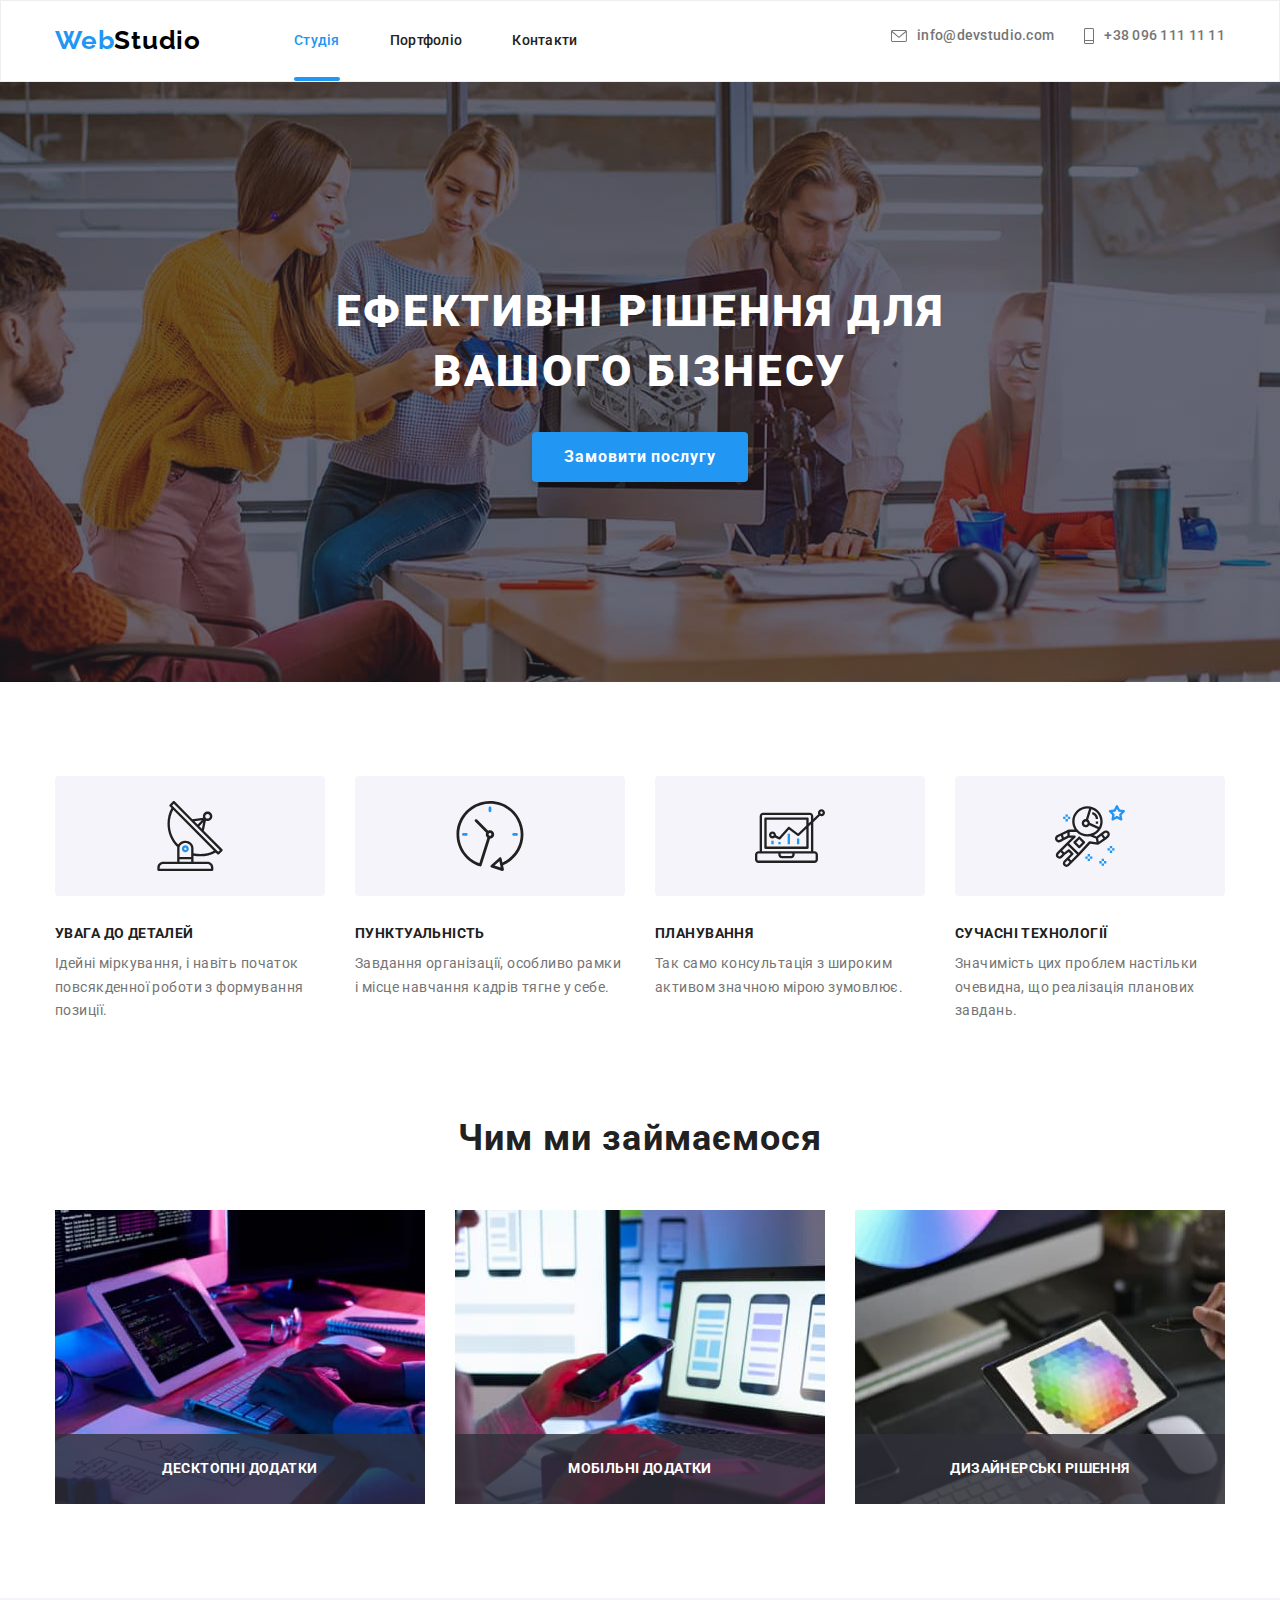
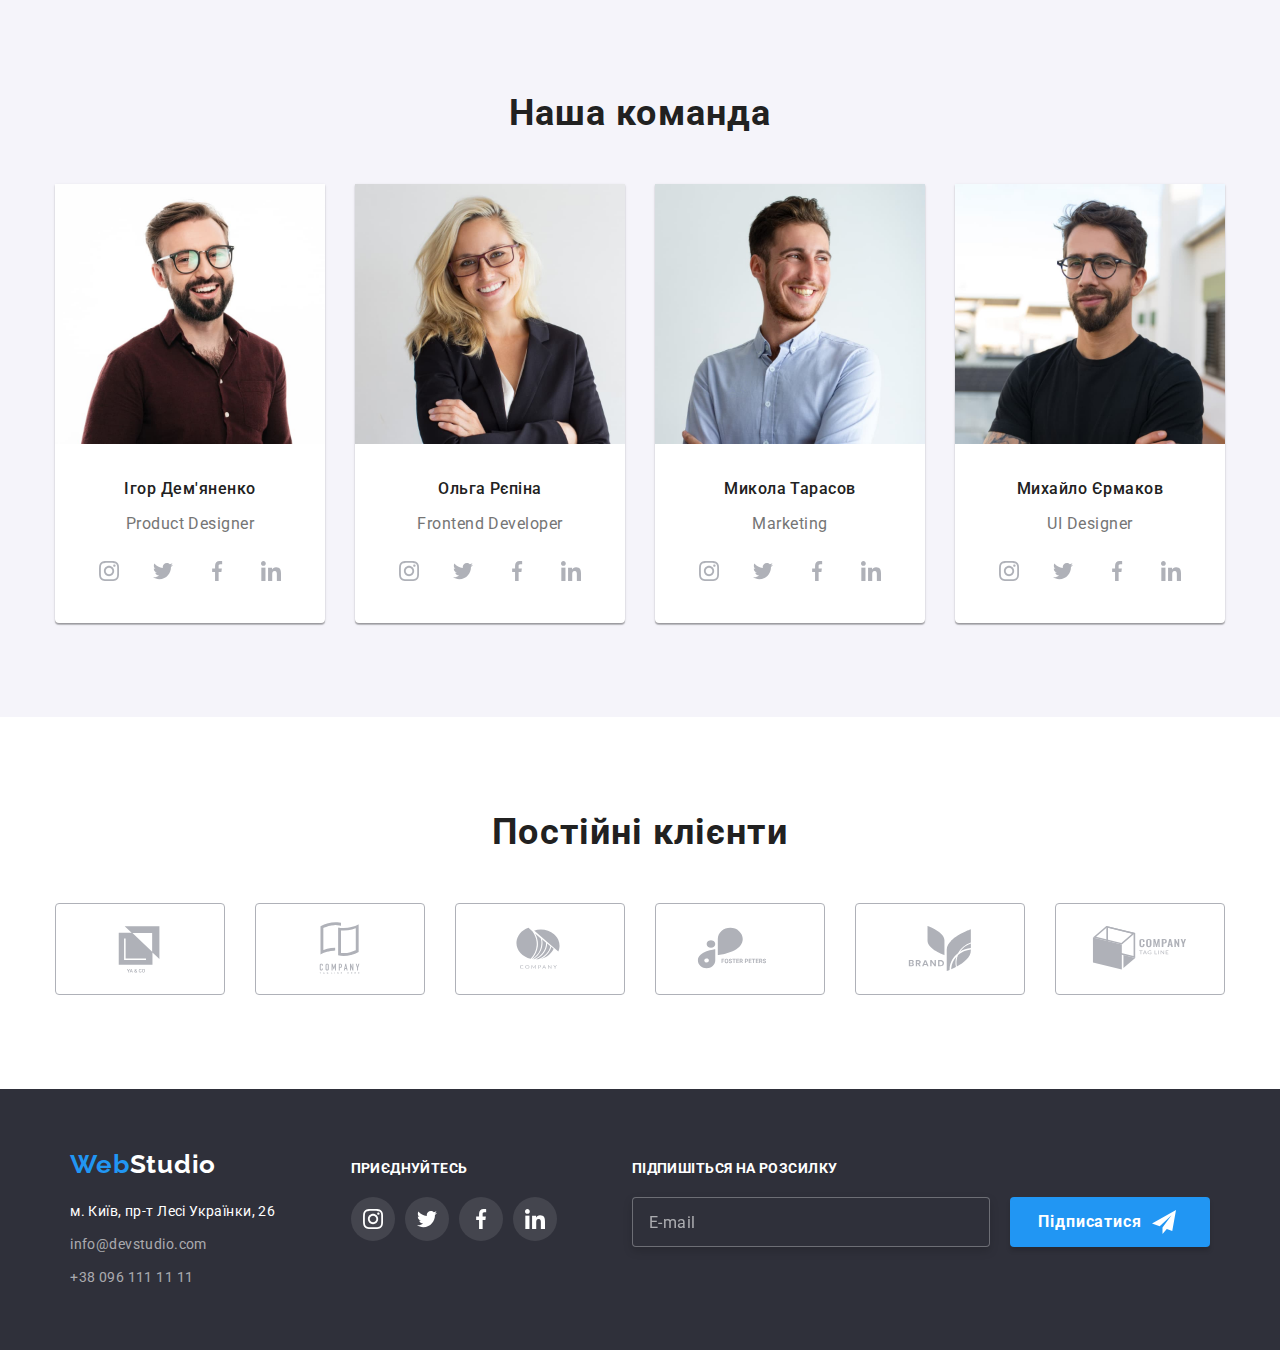
<file: index.html>
<!DOCTYPE html>
<html lang="uk">
  <head>
    <meta charset="UTF-8" />
    <meta http-equiv="X-UA-Compatible" content="IE=edge" />
    <meta name="viewport" content="width=device-width, initial-scale=1.0" />
    <title>WebStudio</title>
    <link rel="preconnect" href="https://fonts.googleapis.com" />
    <link rel="preconnect" href="https://fonts.gstatic.com" crossorigin />
    <link
      href="https://fonts.googleapis.com/css2?family=Raleway:wght@700&family=Roboto:wght@400;500;700;900&display=swap"
      rel="stylesheet"
    />
    <link
      rel="stylesheet"
      href="https://cdnjs.cloudflare.com/ajax/libs/modern-normalize/1.1.0/modern-normalize.min.css"
    />
    <link rel="stylesheet" href="./css/main.min.css" />
  </head>

  <body>
    <header class="header">
      <div class="container header__container">
        <nav class="navigation">
          <a class="logo link" href="" lang="en"
            >Web<span class="logo__part logo__part--light">Studio</span></a
          >
          <ul class="menu list">
            <li class="menu__item">
              <a class="menu__link link current" href="./index.html">Студія</a>
            </li>
            <li class="menu__item">
              <a class="menu__link link" href="./portfolio.html">Портфоліо</a>
            </li>
            <li class="menu__item">
              <a class="menu__link link" href="">Контакти</a>
            </li>
          </ul>
        </nav>
        <div class="contacts">
          <a class="contacts__mail link" href="mailto:info@devstudio.com">
            <svg class="contacts__mail-icon" width="16" height="12">
              <use href="./images/symbol-defs.svg#icon-envelope"></use>
            </svg>
            info@devstudio.com
          </a>
          <a class="contacts__tel link" href="tel:+380961111111">
            <svg class="contacts__tel-icon" width="10" height="16">
              <use href="./images/symbol-defs.svg#icon-phone"></use>
            </svg>
            +38 096 111 11 11</a
          >
        </div>
        <button type="button" class="menu-open-btn" data-menu-open>
          <svg class="modal-close-icon" width="24" height="16">
            <use href="./images/symbol-defs.svg#icon-menu"></use>
          </svg>
        </button>
      </div>

      <div class="mob-menu is-hidden" data-menu>
        <div class="container">
          <div class="mob-menu__top">
            <button type="button" class="menu-close-btn" data-menu-close>
              <svg class="modal-close-icon" width="40" height="40">
                <use href="./images/symbol-defs.svg#icon-close-40px"></use>
              </svg>
            </button>

            <ul class="mob-menu__list list">
              <li class="mob-menu__item">
                <a class="mob-menu__link link current" href="./index.html">Студія</a>
              </li>
              <li class="mob-menu__item">
                <a class="mob-menu__link link" href="./portfolio.html">Портфоліо</a>
              </li>
              <li class="mob-menu__item">
                <a class="mob-menu__link link" href="">Контакти</a>
              </li>
            </ul>
          </div>

          <div class="mob-menu__bottom">
            <div class="mob-contacts">
              <a class="mob-contacts__tel link" href="tel:+380961111111"> +38 096 111 11 11</a>
              <a class="mob-contacts__mail link" href="mailto:info@devstudio.com">
                info@devstudio.com
              </a>
            </div>

            <ul class="list mob-networks">
              <li class="mob-networks__item">
                <a class="mob-networks__link link" href="http://">Instagram</a>
              </li>
              <li class="mob-networks__item">
                <a class="mob-networks__link link" href="http://">Twitter</a>
              </li>
              <li class="mob-networks__item">
                <a class="mob-networks__link link" href="http://">Facebook</a>
              </li>
              <li class="">
                <a class="mob-networks__link link" href="http://">LinkedIn</a>
              </li>
            </ul>
          </div>
        </div>
      </div>
    </header>

    <main>
      <section class="hero">
        <h1 class="hero-title">Ефективні рішення для вашого бізнесу</h1>
        <button class="hero-btn btn" type="button" data-modal-open>Замовити послугу</button>
      </section>

      <section class="section service">
        <div class="container">
          <ul class="service-list list">
            <li class="service-item">
              <a class="service-item-link link" href="http://">
                <svg class="service-item-icon" width="70" height="70">
                  <use href="./images/symbol-defs.svg#icon-antenna"></use>
                </svg>
              </a>
              <h3 class="service-title-list">Увага до деталей</h3>
              <p class="service-title-text">
                Ідейні міркування, і навіть початок повсякденної роботи з формування позиції.
              </p>
            </li>
            <li class="service-item">
              <a class="service-item-link link" href="http://">
                <svg class="service-item-icon" width="70" height="70">
                  <use href="./images/symbol-defs.svg#icon-clock"></use>
                </svg>
              </a>
              <h3 class="service-title-list">Пунктуальність</h3>
              <p class="service-title-text">
                Завдання організації, особливо рамки і місце навчання кадрів тягне у себе.
              </p>
            </li>
            <li class="service-item">
              <a class="service-item-link link" href="http://">
                <svg class="service-item-icon" width="70" height="70">
                  <use href="./images/symbol-defs.svg#icon-diagram"></use>
                </svg>
              </a>
              <h3 class="service-title-list">Планування</h3>
              <p class="service-title-text">
                Так само консультація з широким активом значною мірою зумовлює.
              </p>
            </li>
            <li class="service-item">
              <a class="service-item-link link" href="http://">
                <svg class="service-item-icon" width="70" height="70">
                  <use href="./images/symbol-defs.svg#icon-astronaut"></use>
                </svg>
              </a>
              <h3 class="service-title-list">Сучасні технології</h3>
              <p class="service-title-text">
                Значимість цих проблем настільки очевидна, що реалізація планових завдань.
              </p>
            </li>
          </ul>
        </div>
      </section>

      <section class="services">
        <div class="container">
          <h2 class="services-title">Чим ми займаємося</h2>
          <ul class="list services-list-image">
            <li class="services-item">
              <img src="./images/img1.jpg" width="370" height="294" alt="Програмування" />
              <p class="services-over-text">Десктопні додатки</p>
            </li>
            <li class="services-item">
              <img src="./images/img2.jpg" width="370" height="294" alt="Дизайн" />
              <p class="services-over-text">Мобільні додатки</p>
            </li>
            <li class="services-item">
              <img src="./images/img3.jpg" width="370" height="294" alt="Рендерінг" />
              <p class="services-over-text">Дизайнерські рішення</p>
            </li>
          </ul>
        </div>
      </section>

      <section class="section team">
        <div class="container">
          <h2 class="team__title">Наша команда</h2>
          <ul class="team__list list">
            <li class="team__item">
              <picture>
                <source
                  srcset="./images/demianenko.jpg 1x, ./images/demianenko-2x.jpg 2x"
                  media="(min-width: 1200px)"
                />
                <source
                  srcset="./images/demianenko-tabl-1x.jpg 1x, ./images/demianenko-tabl-2x.jpg 2x"
                  media="(min-width: 768px)"
                />
                <source
                  srcset="./images/demianenko-mobl-1x.jpg 1x, ./images/demianenko-mobl-2x.jpg 2x"
                  media="(max-width: 767px)"
                />
                <img src="./images/demianenko.jpg" width="270" height="260" alt="Ігор Дем'яненко" />
              </picture>
              <h3 class="team__title-name">Ігор Дем'яненко</h3>
              <p class="team__profession" lang="en">Product Designer</p>
              <ul class="list networks">
                <li class="networks__item">
                  <a class="link networks__link" href="http://">
                    <svg class="networks__icon" width="20" height="20">
                      <use href="./images/symbol-defs.svg#icon-instagram"></use>
                    </svg>
                  </a>
                </li>
                <li class="networks__item">
                  <a class="networks__link" href="http://">
                    <svg class="networks__icon" width="20" height="20">
                      <use href="./images/symbol-defs.svg#icon-twitter"></use>
                    </svg>
                  </a>
                </li>
                <li class="networks__item">
                  <a class="networks__link" href="http://">
                    <svg class="networks__icon" width="20" height="20">
                      <use href="./images/symbol-defs.svg#icon-facebook"></use>
                    </svg>
                  </a>
                </li>
                <li class="networks__item">
                  <a class="networks__link" href="http://">
                    <svg class="networks__icon" width="20" height="20">
                      <use href="./images/symbol-defs.svg#icon-linkedin"></use>
                    </svg>
                  </a>
                </li>
              </ul>
            </li>
            <li class="team__item">
              <picture>
                <source
                  srcset="./images/repina.jpg 1x, ./images/repina-2x.jpg 2x"
                  media="(min-width: 1200px)"
                />
                <source
                  srcset="./images/repina-tabl-1x.jpg 1x, ./images/repina-tabl-2x.jpg 2x"
                  media="(min-width: 768px)"
                />
                <source
                  srcset="./images/repina-mobl-1x.jpg 1x, ./images/repina-mobl-2x.jpg 2x"
                  media="(max-width: 767px)"
                />
                <img src="./images/repina.jpg" width="270" height="260" alt="Ольга Рєпіна" />
              </picture>
              <h3 class="team__title-name">Ольга Рєпіна</h3>
              <p class="team__profession" lang="en">Frontend Developer</p>
              <ul class="list networks">
                <li class="networks__item">
                  <a class="networks__link" href="http://">
                    <svg class="networks__icon" width="20" height="20">
                      <use href="./images/symbol-defs.svg#icon-instagram"></use>
                    </svg>
                  </a>
                </li>
                <li class="networks__item">
                  <a class="networks__link" href="http://">
                    <svg class="networks__icon" width="20" height="20">
                      <use href="./images/symbol-defs.svg#icon-twitter"></use>
                    </svg>
                  </a>
                </li>
                <li class="networks__item">
                  <a class="networks__link" href="http://">
                    <svg class="networks__icon" width="20" height="20">
                      <use href="./images/symbol-defs.svg#icon-facebook"></use>
                    </svg>
                  </a>
                </li>
                <li class="networks__item">
                  <a class="networks__link" href="http://">
                    <svg class="networks__icon" width="20" height="20">
                      <use href="./images/symbol-defs.svg#icon-linkedin"></use>
                    </svg>
                  </a>
                </li>
              </ul>
            </li>
            <li class="team__item">
              <picture>
                <source
                  srcset="./images/tarasov.jpg 1x, ./images/tarasov-2x.jpg 2x"
                  media="(min-width: 1200px)"
                />
                <source
                  srcset="./images/tarasov-tabl-1x.jpg 1x, ./images/tarasov-tabl-2x.jpg 2x"
                  media="(min-width: 768px)"
                />
                <source
                  srcset="./images/tarasov-mobl-1x.jpg 1x, ./images/tarasov-mobl-2x.jpg 2x"
                  media="(max-width: 767px)"
                />
                <img src="./images/tarasov.jpg" width="270" height="260" alt="Микола Тарасов" />
              </picture>
              <h3 class="team__title-name">Микола Тарасов</h3>
              <p class="team__profession" lang="en">Marketing</p>
              <ul class="list networks">
                <li class="networks__item">
                  <a class="networks__link" href="http://">
                    <svg class="networks__icon" width="20" height="20">
                      <use href="./images/symbol-defs.svg#icon-instagram"></use>
                    </svg>
                  </a>
                </li>
                <li class="networks__item">
                  <a class="networks__link" href="http://">
                    <svg class="networks__icon" width="20" height="20">
                      <use href="./images/symbol-defs.svg#icon-twitter"></use>
                    </svg>
                  </a>
                </li>
                <li class="networks__item">
                  <a class="networks__link" href="http://">
                    <svg class="networks__icon" width="20" height="20">
                      <use href="./images/symbol-defs.svg#icon-facebook"></use>
                    </svg>
                  </a>
                </li>
                <li class="networks__item">
                  <a class="networks__link" href="http://">
                    <svg class="networks__icon" width="20" height="20">
                      <use href="./images/symbol-defs.svg#icon-linkedin"></use>
                    </svg>
                  </a>
                </li>
              </ul>
            </li>
            <li class="team__item">
              <picture>
                <source
                  srcset="./images/ermakov.jpg 1x, ./images/ermakov-2x.jpg 2x"
                  media="(min-width: 1200px)"
                />
                <source
                  srcset="./images/ermakov-tabl-1x.jpg 1x, ./images/ermakov-tabl-2x.jpg 2x"
                  media="(min-width: 768px)"
                />
                <source
                  srcset="./images/ermakov-mobl-1x.jpg 1x, ./images/ermakov-mobl-2x.jpg 2x"
                  media="(max-width: 767px)"
                />
                <img src="./images/ermakov.jpg" width="270" height="260" alt="Михайло Єрмаков" />
              </picture>
              <h3 class="team__title-name">Михайло Єрмаков</h3>
              <p class="team__profession" lang="en">UI Designer</p>
              <ul class="list networks">
                <li class="networks__item">
                  <a class="networks__link" href="http://">
                    <svg class="networks__icon" width="20" height="20">
                      <use href="./images/symbol-defs.svg#icon-instagram"></use>
                    </svg>
                  </a>
                </li>
                <li class="networks__item">
                  <a class="networks__link" href="http://">
                    <svg class="networks__icon" width="20" height="20">
                      <use href="./images/symbol-defs.svg#icon-twitter"></use>
                    </svg>
                  </a>
                </li>
                <li class="networks__item">
                  <a class="networks__link" href="http://">
                    <svg class="networks__icon" width="20" height="20">
                      <use href="./images/symbol-defs.svg#icon-facebook"></use>
                    </svg>
                  </a>
                </li>
                <li class="networks__item">
                  <a class="networks__link" href="http://">
                    <svg class="networks__icon" width="20" height="20">
                      <use href="./images/symbol-defs.svg#icon-linkedin"></use>
                    </svg>
                  </a>
                </li>
              </ul>
            </li>
          </ul>
        </div>
      </section>

      <section class="customers section">
        <div class="container">
          <h2 class="customers__title">Постійні клієнти</h2>
          <ul class="customers__list list">
            <li class="customers__item">
              <a class="customers__link link" href="http://">
                <svg class="customers__icon" width="106" height="60">
                  <use href="./images/symbol-defs.svg#icon-client1"></use>
                </svg>
              </a>
            </li>
            <li class="customers__item">
              <a class="customers__link link" href="http://">
                <svg class="customers__icon" width="106" height="60">
                  <use href="./images/symbol-defs.svg#icon-client2"></use>
                </svg>
              </a>
            </li>
            <li class="customers__item">
              <a class="customers__link link" href="http://">
                <svg class="customers__icon" width="106" height="60">
                  <use href="./images/symbol-defs.svg#icon-client3"></use>
                </svg>
              </a>
            </li>
            <li class="customers__item">
              <a class="customers__link link" href="http://">
                <svg class="customers__icon" width="106" height="60">
                  <use href="./images/symbol-defs.svg#icon-client4"></use>
                </svg>
              </a>
            </li>
            <li class="customers__item">
              <a class="customers__link link" href="http://">
                <svg class="customers__icon" width="106" height="60">
                  <use href="./images/symbol-defs.svg#icon-client5"></use>
                </svg>
              </a>
            </li>
            <li class="customers__item">
              <a class="customers__link link" href="http://">
                <svg class="customers__icon" width="106" height="60">
                  <use href="./images/symbol-defs.svg#icon-client6"></use>
                </svg>
              </a>
            </li>
          </ul>
        </div>
      </section>
    </main>

    <footer class="footer">
      <div class="footer-box container">
        <div>
          <a class="link logo-footer" href="" lang="en"
            >Web<span class="logo__part logo__part--dark">Studio</span></a
          >
          <address class="address">
            <a
              class="footer-address link"
              href="https://goo.gl/maps/jRCJRPJ5VCE8octg7"
              target="_blank"
              rel="noopener noreferrer nofollow"
            >
              м. Київ, пр-т Лесі Українки, 26</a
            >
          </address>
          <a class="footer-contacts link" href="mailto:info@devstudio.com">info@devstudio.com</a>
          <a class="footer-contacts link" href="tel:+380961111111">+38 096 111 11 11</a>
        </div>

        <div>
          <h3 class="footer-title-list">Приєднуйтесь</h3>
          <ul class="list footer-soc-list">
            <li class="footer-soc-item">
              <a class="link footer-soc-link" href="http://">
                <svg class="footer-soc-icon" width="20" height="20">
                  <use href="./images/symbol-defs.svg#icon-instagram"></use>
                </svg>
              </a>
            </li>
            <li class="footer-soc-item">
              <a class="footer-soc-link" href="http://">
                <svg class="footer-soc-icon" width="20" height="20">
                  <use href="./images/symbol-defs.svg#icon-twitter"></use>
                </svg>
              </a>
            </li>
            <li class="footer-soc-item">
              <a class="footer-soc-link" href="http://">
                <svg class="footer-soc-icon" width="20" height="20">
                  <use href="./images/symbol-defs.svg#icon-facebook"></use>
                </svg>
              </a>
            </li>
            <li class="footer-soc-item">
              <a class="footer-soc-link" href="http://">
                <svg class="footer-soc-icon" width="20" height="20">
                  <use href="./images/symbol-defs.svg#icon-linkedin"></use>
                </svg>
              </a>
            </li>
          </ul>
        </div>

        <div>
          <h3 class="footer-title-list">Підпишіться на розсилку</h3>
          <div class="subscribe">
            <input
              type="email"
              name="subscribe"
              class="input-subscribe"
              placeholder="E-mail"
              required
            />
            <button type="submit" class="btn-subscribe btn">
              Підписатися
              <svg class="subscribe-icon" width="24" height="24">
                <use href="./images/symbol-defs.svg#icon-send"></use>
              </svg>
            </button>
          </div>
        </div>
      </div>
    </footer>

    <div class="backdrop is-hidden" data-modal>
      <div class="modal">
        <button class="modal-btn" data-modal-close>
          <svg class="modal-close-icon" width="18" height="18">
            <use href="./images/symbol-defs.svg#icon-close-black-18dp"></use>
          </svg>
        </button>

        <p class="modal-title">Залиште свої дані, ми вам передзвонимо</p>

        <form class="modal-form">
          <div class="modal-field">
            <label for="user-name" class="modal-label">Ім'я</label>
            <div class="input-wrap">
              <input type="text" class="modal-input" name="user-name" required />
              <svg class="modal-input-icon" width="18" height="18">
                <use href="./images/symbol-defs.svg#icon-person-form"></use>
              </svg>
            </div>
          </div>

          <div class="modal-field">
            <label for="user-tel" class="modal-label">Телефон</label>
            <div class="input-wrap">
              <input type="tel" class="modal-input" name="user-tel" id="user-tel" required />
              <svg class="modal-input-icon" width="18" height="18">
                <use href="./images/symbol-defs.svg#icon-phone-form"></use>
              </svg>
            </div>
          </div>

          <div class="modal-field">
            <label for="user-email" class="modal-label">Пошта</label>
            <div class="input-wrap">
              <input type="email" class="modal-input" name="user-email" id="user-email" required />
              <svg class="modal-input-icon" width="18" height="18">
                <use href="./images/symbol-defs.svg#icon-email-form"></use>
              </svg>
            </div>
          </div>

          <div class="modal-field">
            <label for="user-text" class="modal-label">Коментар</label>
            <textarea
              class="modal-comment"
              name="user-comment"
              id="user-text"
              placeholder="Введіть текст"
            ></textarea>
          </div>

          <div class="modal-check-privacy">
            <input
              type="checkbox"
              class="input-check visually-hidden"
              name="privacy"
              id="privacy"
              value="true"
            />
            <label for="privacy" class="check-text">
              <span>
                <svg class="check-icon" width="16" height="15">
                  <use href="./images/symbol-defs.svg#icon-check"></use>
                </svg>
              </span>
              Погоджуюся з розсилкою та приймаю &nbsp;
              <a href="http://" style="color: #2196f3"> Умови договору</a>
            </label>
          </div>

          <button type="submit" class="send-btn btn">Відправити</button>
        </form>
      </div>
    </div>

    <script src="./js/modal.js"></script>
    <script src="./js/mobile-menu.js"></script>
  </body>
</html>
</file>
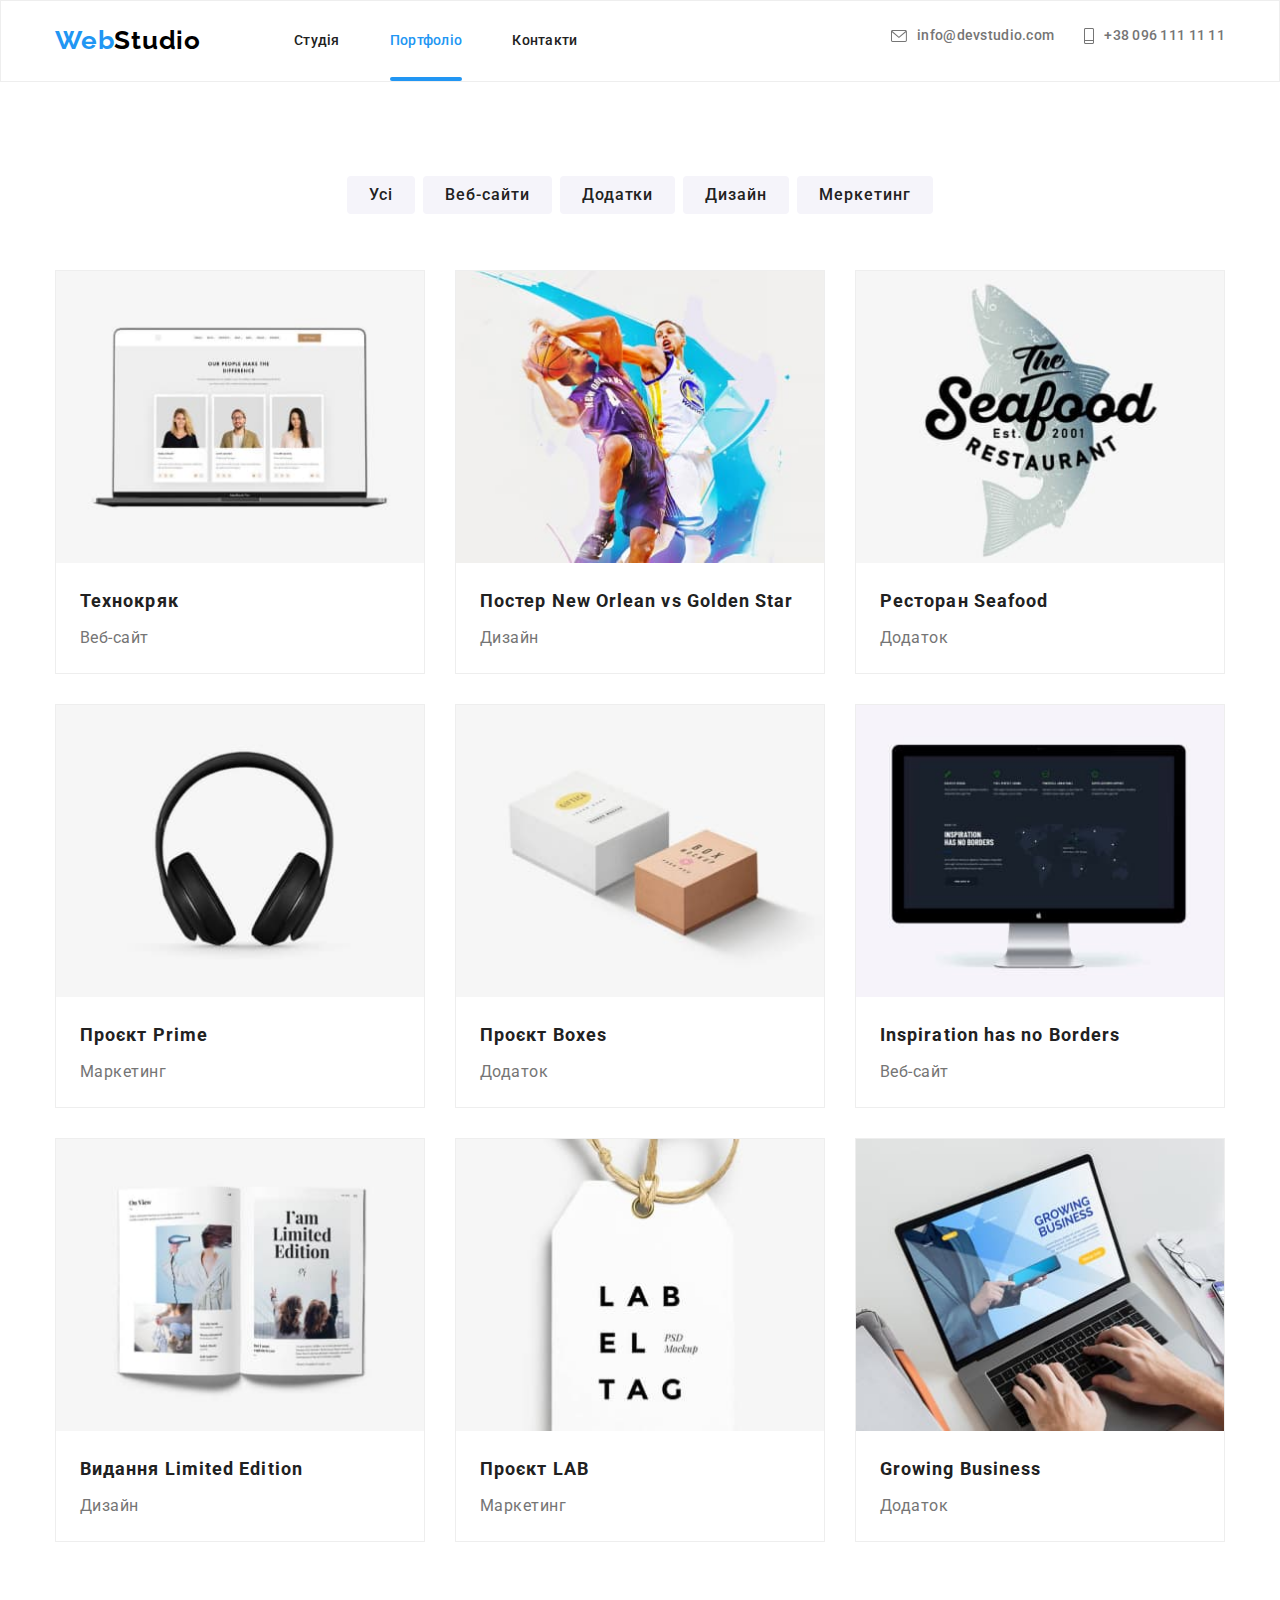
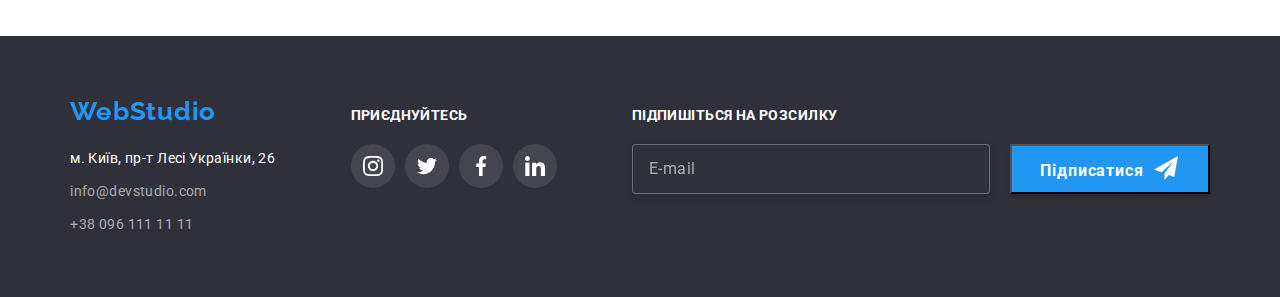
<file: portfolio.html>
<!DOCTYPE html>
<html lang="uk">
  <head>
    <meta charset="UTF-8" />
    <meta http-equiv="X-UA-Compatible" content="IE=edge" />
    <meta name="viewport" content="width=device-width, initial-scale=1.0" />
    <title>WebStudio</title>
    <link rel="preconnect" href="https://fonts.googleapis.com" />
    <link rel="preconnect" href="https://fonts.gstatic.com" crossorigin />
    <link
      href="https://fonts.googleapis.com/css2?family=Raleway:wght@700&family=Roboto:wght@400;500;700;900&display=swap"
      rel="stylesheet"
    />
    <link
      rel="stylesheet"
      href="https://cdnjs.cloudflare.com/ajax/libs/modern-normalize/1.1.0/modern-normalize.min.css"
    />
    <link rel="stylesheet" href="./css/main.min.css" />
  </head>

  <body>
    <header class="header">
      <div class="container header__container">
        <nav class="navigation">
          <a class="logo link" href="" lang="en"
            >Web<span class="logo__part logo__part--light">Studio</span></a
          >
          <ul class="menu list">
            <li class="menu__item">
              <a class="menu__link link" href="./index.html">Студія</a>
            </li>
            <li class="menu__item">
              <a class="menu__link link current" href="./portfolio.html">Портфоліо</a>
            </li>
            <li class="menu__item">
              <a class="menu__link link" href="">Контакти</a>
            </li>
          </ul>
        </nav>
        <div class="contacts">
          <a class="contacts__mail link" href="mailto:info@devstudio.com">
            <svg class="contacts__mail-icon" width="16" height="12">
              <use href="./images/symbol-defs.svg#icon-envelope"></use>
            </svg>
            info@devstudio.com
          </a>
          <a class="contacts__tel link" href="tel:+380961111111">
            <svg class="contacts__tel-icon" width="10" height="16">
              <use href="./images/symbol-defs.svg#icon-phone"></use>
            </svg>
            +38 096 111 11 11</a
          >
        </div>
        <button type="button" class="menu-open-btn" data-menu-open>
          <svg class="modal-close-icon" width="24" height="16">
            <use href="./images/symbol-defs.svg#icon-menu"></use>
          </svg>
        </button>
      </div>

      <div class="mob-menu is-hidden" data-menu>
        <div class="container">
          <div class="mob-menu__top">
            <button type="button" class="menu-close-btn" data-menu-close>
              <svg class="modal-close-icon" width="40" height="40">
                <use href="./images/symbol-defs.svg#icon-close-40px"></use>
              </svg>
            </button>

            <ul class="mob-menu__list list">
              <li class="mob-menu__item">
                <a class="mob-menu__link link" href="./index.html">Студія</a>
              </li>
              <li class="mob-menu__item">
                <a class="mob-menu__link link current" href="./portfolio.html">Портфоліо</a>
              </li>
              <li class="mob-menu__item">
                <a class="mob-menu__link link" href="">Контакти</a>
              </li>
            </ul>
          </div>

          <div class="mob-menu__bottom">
            <div class="mob-contacts">
              <a class="mob-contacts__tel link" href="tel:+380961111111"> +38 096 111 11 11</a>
              <a class="mob-contacts__mail link" href="mailto:info@devstudio.com">
                info@devstudio.com
              </a>
            </div>

            <ul class="list mob-networks">
              <li class="mob-networks__item">
                <a class="mob-networks__link link" href="http://">Instagram</a>
              </li>
              <li class="mob-networks__item">
                <a class="mob-networks__link link" href="http://">Twitter</a>
              </li>
              <li class="mob-networks__item">
                <a class="mob-networks__link link" href="http://">Facebook</a>
              </li>
              <li class="">
                <a class="mob-networks__link link" href="http://">LinkedIn</a>
              </li>
            </ul>
          </div>
        </div>
      </div>
    </header>

    <main>
      <section class="section portfolio">
        <h1 class="visually-hidden">h1</h1>
        <h2 class="visually-hidden">h2</h2>
        <div class="container">
          <ul class="portfolio-list-btn list">
            <li class="portfolio-item-btn">
              <button class="portfolio-btn btn" type="button">Усі</button>
            </li>
            <li class="portfolio-item-btn">
              <button class="portfolio-btn btn" type="button">Веб-сайти</button>
            </li>
            <li class="portfolio-item-btn">
              <button class="portfolio-btn btn" type="button">Додатки</button>
            </li>
            <li class="portfolio-item-btn">
              <button class="portfolio-btn btn" type="button">Дизайн</button>
            </li>
            <li class="portfolio-item-btn">
              <button class="portfolio-btn btn" type="button">Меркетинг</button>
            </li>
          </ul>

          <ul class="portfolio-list list">
            <li class="portfolio-item">
              <a class="portfolio-link link" href="">
                <div class="portfolio-item-wrap">
                  <img
                    class="portfolio-img"
                    src="./images/img-portf-1.jpg"
                    alt="Технокряк"
                    width="370"
                    height="294"
                  />
                  <p class="portfolio-over-text">
                    Ресурс пропонує комплексні пропозиції з різним рівнем функціоналу та сервісів.
                    Все це дозволить відвідувачу отримати вичерпні відомості про компанію чи
                    приватну особу.
                  </p>
                </div>
                <div class="portfolio-title-text">
                  <h3 class="portfolio-title">Технокряк</h3>
                  <p class="portfolio-text">Веб-сайт</p>
                </div>
              </a>
            </li>
            <li class="portfolio-item">
              <a class="portfolio-link link" href="">
                <div class="portfolio-item-wrap">
                  <img
                    class="portfolio-img"
                    src="./images/img-portf-2.jpg"
                    alt="Постер New Orlean vs Golden Star"
                    width="370"
                    height="294"
                  />
                  <p class="portfolio-over-text">
                    Ресурс пропонує комплексні пропозиції з різним рівнем функціоналу та сервісів.
                    Все це дозволить відвідувачу отримати вичерпні відомості про компанію чи
                    приватну особу.
                  </p>
                </div>
                <div class="portfolio-title-text">
                  <h3 class="portfolio-title">Постер New Orlean vs Golden Star</h3>
                  <p class="portfolio-text">Дизайн</p>
                </div>
              </a>
            </li>
            <li class="portfolio-item">
              <a class="portfolio-link link" href="">
                <div class="portfolio-item-wrap">
                  <img
                    class="portfolio-img"
                    src="./images/img-portf-3.jpg"
                    alt="Ресторан Seafood"
                    width="370"
                    height="294"
                  />
                  <p class="portfolio-over-text">
                    Ресурс пропонує комплексні пропозиції з різним рівнем функціоналу та сервісів.
                    Все це дозволить відвідувачу отримати вичерпні відомості про компанію чи
                    приватну особу.
                  </p>
                </div>
                <div class="portfolio-title-text">
                  <h3 class="portfolio-title">Ресторан Seafood</h3>
                  <p class="portfolio-text">Додаток</p>
                </div>
              </a>
            </li>
            <li class="portfolio-item">
              <a class="portfolio-link link" href="">
                <div class="portfolio-item-wrap">
                  <img
                    class="portfolio-img"
                    src="./images/img-portf-4.jpg"
                    alt="Проєкт Prime"
                    width="370"
                    height="294"
                  />
                  <p class="portfolio-over-text">
                    Ресурс пропонує комплексні пропозиції з різним рівнем функціоналу та сервісів.
                    Все це дозволить відвідувачу отримати вичерпні відомості про компанію чи
                    приватну особу.
                  </p>
                </div>
                <div class="portfolio-title-text">
                  <h3 class="portfolio-title">Проєкт Prime</h3>
                  <p class="portfolio-text">Маркетинг</p>
                </div>
              </a>
            </li>
            <li class="portfolio-item">
              <a class="portfolio-link link" href="">
                <div class="portfolio-item-wrap">
                  <img
                    class="portfolio-img"
                    src="./images/img-portf-5.jpg"
                    alt="Проєкт Boxes"
                    width="370"
                    height="294"
                  />
                  <p class="portfolio-over-text">
                    Ресурс пропонує комплексні пропозиції з різним рівнем функціоналу та сервісів.
                    Все це дозволить відвідувачу отримати вичерпні відомості про компанію чи
                    приватну особу.
                  </p>
                </div>
                <div class="portfolio-title-text">
                  <h3 class="portfolio-title">Проєкт Boxes</h3>
                  <p class="portfolio-text">Додаток</p>
                </div>
              </a>
            </li>
            <li class="portfolio-item">
              <a class="portfolio-link link" href="">
                <div class="portfolio-item-wrap">
                  <img
                    class="portfolio-img"
                    src="./images/img-portf-6.jpg"
                    alt="Inspiration has no Borders"
                    width="370"
                    height="294"
                  />
                  <p class="portfolio-over-text">
                    Ресурс пропонує комплексні пропозиції з різним рівнем функціоналу та сервісів.
                    Все це дозволить відвідувачу отримати вичерпні відомості про компанію чи
                    приватну особу.
                  </p>
                </div>
                <div class="portfolio-title-text">
                  <h3 class="portfolio-title">Inspiration has no Borders</h3>
                  <p class="portfolio-text text">Веб-сайт</p>
                </div>
              </a>
            </li>
            <li class="portfolio-item">
              <a class="portfolio-link link" href="">
                <div class="portfolio-item-wrap">
                  <img
                    class="portfolio-img"
                    src="./images/img-portf-7.jpg"
                    alt="Видання Limited Edition"
                    width="370"
                    height="294"
                  />
                  <p class="portfolio-over-text">
                    Ресурс пропонує комплексні пропозиції з різним рівнем функціоналу та сервісів.
                    Все це дозволить відвідувачу отримати вичерпні відомості про компанію чи
                    приватну особу.
                  </p>
                </div>
                <div class="portfolio-title-text">
                  <h3 class="portfolio-title">Видання Limited Edition</h3>
                  <p class="portfolio-text">Дизайн</p>
                </div>
              </a>
            </li>
            <li class="portfolio-item">
              <a class="portfolio-link link" href="">
                <div class="portfolio-item-wrap">
                  <img
                    class="portfolio-img"
                    src="./images/img-portf-8.jpg"
                    alt="Проєкт LAB"
                    width="370"
                    height="294"
                  />
                  <p class="portfolio-over-text">
                    Ресурс пропонує комплексні пропозиції з різним рівнем функціоналу та сервісів.
                    Все це дозволить відвідувачу отримати вичерпні відомості про компанію чи
                    приватну особу.
                  </p>
                </div>
                <div class="portfolio-title-text">
                  <h3 class="portfolio-title">Проєкт LAB</h3>
                  <p class="portfolio-text">Маркетинг</p>
                </div>
              </a>
            </li>
            <li class="portfolio-item">
              <a class="portfolio-link link" href="">
                <div class="portfolio-item-wrap">
                  <img
                    class="portfolio-img"
                    src="./images/img-portf-9.jpg"
                    alt="Growing Business"
                    width="370"
                    height="294"
                  />
                  <p class="portfolio-over-text">
                    Ресурс пропонує комплексні пропозиції з різним рівнем функціоналу та сервісів.
                    Все це дозволить відвідувачу отримати вичерпні відомості про компанію чи
                    приватну особу.
                  </p>
                </div>
                <div class="portfolio-title-text">
                  <h3 class="portfolio-title">Growing Business</h3>
                  <p class="portfolio-text">Додаток</p>
                </div>
              </a>
            </li>
          </ul>
        </div>
      </section>
    </main>

    <footer class="footer">
      <div class="footer-box container">
        <div>
          <a class="link logo-footer" href="" lang="en"
            >Web<span class="logo-footer-studio">Studio</span></a
          >
          <address class="address">
            <a
              class="footer-address link"
              href="https://goo.gl/maps/jRCJRPJ5VCE8octg7"
              target="_blank"
              rel="noopener noreferrer nofollow"
            >
              м. Київ, пр-т Лесі Українки, 26</a
            >
          </address>
          <a class="footer-contacts link" href="mailto:info@devstudio.com">info@devstudio.com</a>
          <a class="footer-contacts link" href="tel:+380961111111">+38 096 111 11 11</a>
        </div>
        <div>
          <h3 class="footer-title-list">Приєднуйтесь</h3>
          <ul class="list footer-soc-list">
            <li class="footer-soc-item">
              <a class="link footer-soc-link" href="http://">
                <svg class="footer-soc-icon" width="20" height="20">
                  <use href="./images/symbol-defs.svg#icon-instagram"></use>
                </svg>
              </a>
            </li>
            <li class="footer-soc-item">
              <a class="footer-soc-link" href="http://">
                <svg class="footer-soc-icon" width="20" height="20">
                  <use href="./images/symbol-defs.svg#icon-twitter"></use>
                </svg>
              </a>
            </li>
            <li class="footer-soc-item">
              <a class="footer-soc-link" href="http://">
                <svg class="footer-soc-icon" width="20" height="20">
                  <use href="./images/symbol-defs.svg#icon-facebook"></use>
                </svg>
              </a>
            </li>
            <li class="footer-soc-item">
              <a class="footer-soc-link" href="http://">
                <svg class="footer-soc-icon" width="20" height="20">
                  <use href="./images/symbol-defs.svg#icon-linkedin"></use>
                </svg>
              </a>
            </li>
          </ul>
        </div>
        <div>
          <h3 class="footer-title-list">Підпишіться на розсилку</h3>
          <div class="subscribe">
            <input
              type="email"
              name="subscribe"
              class="input-subscribe"
              placeholder="E-mail"
              required
            />
            <button type="submit" class="btn-subscribe">
              Підписатися
              <svg class="subscribe-icon" width="24" height="24">
                <use href="./images/symbol-defs.svg#icon-send"></use>
              </svg>
            </button>
          </div>
        </div>
      </div>
    </footer>
    <script src="./js/mobile-menu.js"></script>
  </body>
</html>
</file>
<file: css/main.min.css>
:root{--color-titles: #212121;--color-subtitles: #757575;--color-accent: #2196f3;--timing-function: cubic-bezier(0.4, 0, 0.2, 1);--hero-gradient: linear-gradient(rgba(47, 48, 58, 0.4), rgba(47, 48, 58, 0.4))}p,h1,h2,h3,h4,h5,h6{margin:0}ul,ol{margin:0;padding-left:0}img{display:block;max-width:100%;height:auto;width:100%}.footer-soc-link,.footer-soc-list,.customers__link,.networks__link,.networks,.service-item-link,.send-btn,.check-text span,.modal-check-privacy,.modal-btn{display:flex;align-items:center;justify-content:center}body{font-family:"Roboto",sans-serif;color:#757575}.list{list-style:none}.link{text-decoration:none}.no-scroll{overflow:hidden}.visually-hidden{position:absolute;width:1px;height:1px;margin:-1px;border:0;padding:0;white-space:nowrap;-webkit-clip-path:inset(100%);clip-path:inset(100%);clip:rect(0 0 0 0);overflow:hidden}.container{width:100%;padding-left:15px;padding-right:15px;margin:0 auto}@media screen and (min-width: 480px){.container{width:480px}}@media screen and (min-width: 768px){.container{width:768px}}@media screen and (min-width: 1200px){.container{width:1200px}}.logo{padding-top:24px;margin-right:93px;padding-bottom:25px;font-family:"Raleway",sans-serif;font-weight:700;font-size:26px;line-height:1.19;letter-spacing:.03em;color:var(--color-accent)}.logo__part--light{color:#000}.logo__part--dark{color:#fff}.logo-footer{font-family:"Raleway",sans-serif;font-weight:700;font-size:26px;line-height:1.19;letter-spacing:.03em;color:var(--color-accent)}.btn{font-family:"Roboto",sans-serif;font-style:normal;cursor:pointer;border-radius:4px;border:rgba(0,0,0,0);text-align:center;align-items:center}.hero-btn{font-weight:700;font-size:16px;line-height:1.88;letter-spacing:.06em;margin-top:30px;min-width:200px;height:50px;padding:10px 22px;color:#fff;background-color:var(--color-accent);box-shadow:0px 4px 4px rgba(0,0,0,.15)}.hero-btn:hover,.hero-btn:focus{color:var(--color-titles);transition:color 250ms var(--timing-function)}@media screen and (min-width: 1200px){.hero-btn{min-width:216px}}.btn-subscribe{font-weight:700;font-size:16px;line-height:1.88;letter-spacing:.06em;color:#fff;min-width:200px;height:50px;padding:10px 28px;background:var(--color-accent);box-shadow:0px 4px 4px rgba(0,0,0,.15);display:flex;gap:10px}.portfolio-btn{font-weight:500;font-size:16px;line-height:1.88;letter-spacing:.06em;display:flex;color:var(--color-titles);background:#f5f4fa;height:38px;padding:6px 22px;transition:color 250ms var(--timing-function),background-color 250ms var(--timing-function),box-shadow 250ms var(--timing-function)}.portfolio-btn:hover,.portfolio-btn:focus{color:#fff;background-color:var(--color-accent);box-shadow:0px 3px 1px rgba(0,0,0,.1),0px 1px 2px rgba(0,0,0,.08),0px 2px 2px rgba(0,0,0,.12)}.section{padding-top:60px;padding-bottom:60px}@media screen and (min-width: 1200px){.section{padding-top:94px;padding-bottom:94px}}.is-hidden{visibility:hidden;opacity:0;pointer-events:none}.backdrop{position:fixed;top:0;left:0;width:100%;height:100%;background-color:rgba(0,0,0,.2);transition:opacity 250ms var(--timing-function),visibility 250ms var(--timing-function)}.modal{position:absolute;padding:40px;width:450px;min-height:609px;left:50%;top:50%;transform:translate(-50%, -50%);background:#fff;box-shadow:0px 1px 3px rgba(0,0,0,.12),0px 1px 1px rgba(0,0,0,.14),0px 2px 1px rgba(0,0,0,.2);border-radius:4px;transform:translate(-50%, -50%) scale(1);transition:translate 250ms var(--timing-function)}@media screen and (max-width: 450px){.modal{width:100vw}}@media screen and (min-width: 1200px){.modal{width:528px;min-height:581px}}.backdrop.is-hidden .modal{transform:translate(-50%, -50%) scale(0)}.modal-btn{position:absolute;width:30px;height:30px;right:8px;top:8px;background-color:#fff;border:1px solid rgba(0,0,0,.1);border-radius:50%;cursor:pointer}.modal-btn:hover{fill:var(--color-accent)}.modal-title{font-weight:700;font-size:20px;line-height:1.5;letter-spacing:.03em;text-align:center;color:var(--color-titles);margin-bottom:12px}@media screen and (min-width: 1200px){.modal-title{font-weight:700;font-size:20px;line-height:1.15;letter-spacing:.03em}}.modal-field{margin-bottom:10px}.input-wrap{position:relative}.modal-input{width:100%;height:40px;left:576px;top:382px;border:1px solid rgba(33,33,33,.2);border-radius:4px;margin-top:4px;padding-left:42px;outline:rgba(0,0,0,0)}.modal-input:focus{border:1px solid var(--color-accent)}.modal-input-icon{position:absolute;top:50%;transform:translateY(-50%);left:15px}.modal-input:focus+.modal-input-icon{fill:var(--color-accent)}.modal-label-text,.modal-label{display:block;font-weight:400;font-size:12px;line-height:1.17;letter-spacing:.01em;color:#757575}.modal-comment{width:100%;height:120px;border:1px solid rgba(33,33,33,.2);border-radius:4px;padding:12px 16px;resize:none;margin-top:4px;margin-bottom:20px;outline:rgba(0,0,0,0)}.modal-comment:focus{border:1px solid var(--color-accent)}.modal-comment::-moz-placeholder{font-weight:400;font-size:12px;line-height:1.17;letter-spacing:.01em;color:rgba(117,117,117,.5)}.modal-comment:-ms-input-placeholder{font-weight:400;font-size:12px;line-height:1.17;letter-spacing:.01em;color:rgba(117,117,117,.5)}.modal-comment::placeholder{font-weight:400;font-size:12px;line-height:1.17;letter-spacing:.01em;color:rgba(117,117,117,.5)}.modal-check-privacy{margin-bottom:30px}.check-text{display:flex;align-items:center;font-weight:400;font-size:12px;line-height:1.17;letter-spacing:.03em;color:#757575}@media screen and (min-width: 1200px){.check-text{font-weight:400;font-size:14px;line-height:1.71;letter-spacing:.03em}}.check-text span{width:16px;height:15px;border:2px solid var(--color-titles);border-radius:2px;margin-right:8px;fill:rgba(0,0,0,0)}.input-check:checked+.check-text span{background-color:var(--color-accent);border-color:rgba(0,0,0,0);fill:#fff}.input-check:focus+.check-text span{border-color:var(--color-accent)}.send-btn{font-weight:700;font-size:16px;line-height:1.88;letter-spacing:.06em;color:#fff;min-width:200px;height:50px;padding:10px 52px;background:var(--color-accent);box-shadow:0px 4px 4px rgba(0,0,0,.15);margin:0 auto}.header{border:1px solid #eee;background:#fff}.header__container{display:flex;align-items:center;height:60px}@media screen and (min-width: 768px){.header__container{height:80px}}.navigation{display:inline-flex;align-items:center}.menu{display:none}@media screen and (min-width: 768px){.menu{display:flex;gap:50px;margin-right:50px}}.menu__link{font-weight:500;font-size:14px;line-height:1.14;letter-spacing:.02em;color:var(--color-titles);transition:color 250ms var(--timing-function);display:block;padding:32px 0}.menu__link:hover,.menu__link:focus{color:var(--color-accent)}.contacts{display:none}@media screen and (min-width: 768px){.contacts{display:block;margin-left:auto}}@media screen and (min-width: 1200px){.contacts{display:flex;gap:30px}}@media screen and (min-width: 768px){.contacts__mail,.contacts__tel{display:block;font-weight:500;font-size:12px;line-height:1.17;letter-spacing:.02em;color:var(--color-subtitles);margin-bottom:10px}}@media screen and (min-width: 1200px){.contacts__mail,.contacts__tel{font-weight:500;font-size:14px;line-height:1.14;letter-spacing:.02em;display:inline-flex;align-items:center;transition:color 250ms var(--timing-function)}.contacts__mail:hover,.contacts__mail:focus,.contacts__tel:hover,.contacts__tel:focus{color:var(--color-accent)}}@media screen and (min-width: 768px){.contacts__mail-icon{width:14px;height:10px;fill:currentColor;margin-right:8px}}@media screen and (min-width: 1200px){.contacts__mail-icon{width:16px;height:12px;margin-right:10px}}@media screen and (min-width: 768px){.contacts__tel-icon{width:10px;height:14px;fill:currentColor;margin-right:8px}}@media screen and (min-width: 1200px){.contacts__tel-icon{width:10px;height:16px;margin-right:10px}}.menu__link.current{position:relative;color:var(--color-accent)}.menu__link.current::after{content:"";position:absolute;bottom:0;left:0;display:block;width:100%;height:4px;color:var(--color-accent);background-color:var(--color-accent);border-radius:2px}.menu-open-btn{margin-left:auto;width:24px;height:16px;right:22px;top:22px;background-color:rgba(0,0,0,0);border:none}.menu-open-btn:focus{fill:var(--color-accent)}@media screen and (min-width: 768px){.menu-open-btn{display:none}}.mob-menu{position:fixed;top:0;background-color:#fff;width:100vw;height:100vh;z-index:1;padding:48px 40px}.mob-menu>.container{height:100%;display:flex;flex-direction:column;justify-content:space-between;overflow:auto}.menu-close-btn{position:absolute;width:40px;height:40px;right:15px;top:10px;background-color:rgba(0,0,0,0);border:none}.menu-close-btn:focus{fill:var(--color-accent)}.mob-menu__item{margin-bottom:35px}.mob-menu__link{font-weight:500;font-size:40px;line-height:1.18;letter-spacing:.02em;color:var(--color-titles)}.mob-menu__link:focus{color:var(--color-accent)}.mob-contacts{display:block;margin-bottom:64px}.mob-contacts__tel{display:block;margin-bottom:32px;font-weight:500;font-size:34px;line-height:1.18;letter-spacing:.02em;color:var(--color-accent)}.mob-contacts__mail{display:block;font-weight:500;font-size:24px;line-height:1.17;letter-spacing:.02em;color:var(--color-subtitles)}.mob-networks{display:flex;gap:10px}.mob-networks__item{position:relative;padding-right:10px}.mob-networks__item::after{content:"";position:absolute;width:22px;height:0px;border:1px solid rgba(33,33,33,.2);transform:rotate(90deg);top:10px}.mob-networks__link{font-weight:500;font-size:18px;line-height:1.228;letter-spacing:.02em;color:var(--color-accent)}.hero{text-align:center;background:#2f303a;padding:120px 0;background-image:var(--hero-gradient),url(../images/hero-mobl-1x.jpg);background-repeat:no-repeat;background-position:center;background-size:cover;width:100%}@media(min-device-pixel-ratio: 2),(-webkit-min-device-pixel-ratio: 2),(min-resolution: 192dpi),(min-resolution: 2dppx){.hero{background-image:var(--hero-gradient),url(../images/hero-mobl-2x.jpg)}}@media screen and (min-width: 768px){.hero{background-image:var(--hero-gradient),url(../images/hero-tabl-1x.jpg)}}@media screen and (min-width: 768px)and (min-device-pixel-ratio: 2),screen and (min-width: 768px)and (-webkit-min-device-pixel-ratio: 2),screen and (min-width: 768px)and (min-resolution: 192dpi),screen and (min-width: 768px)and (min-resolution: 2dppx){.hero{background-image:var(--hero-gradient),url(../images/hero-tabl-2x.jpg)}}@media screen and (min-width: 1200px){.hero{padding:200px 0;background-image:var(--hero-gradient),url(../images/hero-bg.jpg)}}@media screen and (min-width: 1200px)and (min-device-pixel-ratio: 2),screen and (min-width: 1200px)and (-webkit-min-device-pixel-ratio: 2),screen and (min-width: 1200px)and (min-resolution: 192dpi),screen and (min-width: 1200px)and (min-resolution: 2dppx){.hero{background-image:var(--hero-gradient),url(../images/hero-bg-2x.jpg)}}.hero-title{font-weight:900;font-size:26px;line-height:1.62;letter-spacing:.06em;text-align:center;text-transform:uppercase;color:#fff;width:360px;margin-right:auto;margin-left:auto}@media screen and (max-width: 450px){.hero-title{width:320px}}@media screen and (min-width: 1200px){.hero-title{font-weight:900;font-size:44px;line-height:1.36;letter-spacing:.06em;width:696px}}.service-list{display:flex;flex-wrap:wrap;gap:30px}@media screen and (min-width: 480px){.service-item{width:450px}}@media screen and (min-width: 768px){.service-item{width:354px}}@media screen and (min-width: 1200px){.service-item{width:270px}}.service-item-link{margin-bottom:30px;height:120px;background:#f5f4fa;border:1px solid rgba(0,0,0,0);border-radius:4px;color:var(--color-titles);transition:color 250ms var(--timing-function),border-color 250ms var(--timing-function)}@media screen and (min-width: 480px){.service-item-link{width:450px}}@media screen and (min-width: 768px){.service-item-link{width:354px}}@media screen and (min-width: 1200px){.service-item-link{width:270px}}.service-item-link:hover,.service-item-link:focus{color:var(--color-accent);border-color:var(--color-accent)}.service-item-icon{fill:currentColor;transition:fill 250ms var(--timing-function)}.service-item-icon:hover,.service-item-icon:focus{fill:var(--color-accent)}.service-title-list{text-align:center;margin-bottom:10px;font-weight:700;font-size:14px;line-height:1.14;letter-spacing:.03em;text-transform:uppercase;color:var(--color-titles)}@media screen and (min-width: 768px){.service-title-list{text-align:start}}.service-title-text{font-size:14px;line-height:1.71;letter-spacing:.03em}.services-title{margin-bottom:50px;font-weight:700;font-size:36px;line-height:1.17;letter-spacing:.03em;text-align:center;color:var(--color-titles)}.services{padding-bottom:94px}@media screen and (max-width: 1199px){.services{display:none}}.services-list-image{display:flex;gap:30px}.services-item{position:relative}.services-over-text{position:absolute;font-weight:700;font-size:14px;line-height:1.14;letter-spacing:.03em;text-align:center;text-transform:uppercase;color:#fff;width:370px;height:70px;background-color:rgba(47,48,58,.8);padding:27px;transform:translateY(-100%)}.team{background:#f5f4fa}.team__title{margin-bottom:30px;font-weight:700;font-size:28px;line-height:1.18;letter-spacing:.03em;text-align:center;color:var(--color-titles)}@media screen and (min-width: 1200px){.team__title{font-weight:700;font-size:36px;line-height:1.17;letter-spacing:.03em;margin-bottom:50px}}.team__list{display:flex;flex-wrap:wrap;gap:30px}.team__item{width:100%;background:#fff;padding-bottom:30px;box-shadow:0px 1px 3px rgba(0,0,0,.12),0px 1px 1px rgba(0,0,0,.14),0px 2px 1px rgba(0,0,0,.2);border-radius:0px 0px 4px 4px}@media screen and (min-width: 768px){.team__item{width:calc((100% - 30px)/2)}}@media screen and (min-width: 1200px){.team__item{width:calc((100% - 90px)/4)}}.team__title-name{margin-top:30px;margin-bottom:10px;font-weight:500;font-size:16px;line-height:1.9;letter-spacing:.03em;text-align:center;color:var(--color-titles)}.team__profession{font-weight:400;font-size:16px;line-height:1.19;letter-spacing:.03em;text-align:center;margin-bottom:16px}.networks{gap:10px}.networks__link{width:44px;height:44px;border-radius:50%;transition:background-color 250ms var(--timing-function)}.networks__link:hover,.networks__link:focus{background-color:var(--color-accent)}.networks__icon{fill:#afb1b8;transition:fill 250ms var(--timing-function)}.networks__link:hover .networks__icon,.networks__link:focus .networks__icon{fill:#fff}.customers__title{margin-bottom:30px;font-weight:700;font-size:28px;line-height:1.18;letter-spacing:.03em;text-align:center;color:var(--color-titles);color:var(--color-titles)}@media screen and (min-width: 1200px){.customers__title{font-weight:700;font-size:36px;line-height:1.17;letter-spacing:.03em;margin-bottom:50px}}.customers__list{display:flex;flex-wrap:wrap;gap:30px}.customers__item{width:calc((100% - 30px)/2)}@media screen and (min-width: 768px){.customers__item{width:calc((100% - 60px)/3)}}@media screen and (min-width: 1200px){.customers__item{width:calc((100% - 150px)/6)}}.customers__link{height:92px;border:1px solid #afb1b8;border-radius:4px;color:#afb1b8;transition:color 250ms var(--timing-function),border-color 250ms var(--timing-function)}@media screen and (min-width: 480px){.customers__link{width:210px}}@media screen and (min-width: 768px){.customers__link{width:226px}}@media screen and (min-width: 1200px){.customers__link{width:170px}}.customers__link:hover,.customers__link:focus{color:var(--color-accent);border-color:var(--color-accent)}.customers__icon{fill:currentColor;transition:fill 250ms var(--timing-function)}.customers__icon:hover,.customers__icon:focus{fill:var(--color-accent)}.footer{padding-top:60px;padding-bottom:60px;background:#2f303a;text-align:center}@media screen and (min-width: 1200px){.footer{text-align:start}}.address{margin-top:20px}.footer-address{font-style:normal;font-size:14px;line-height:1.71;letter-spacing:.03em;color:#fff}.footer-contacts{margin-top:9px;display:block;font-size:14px;line-height:1.71;letter-spacing:.03em;color:rgba(255,255,255,.6)}.footer-box{display:flex;flex-wrap:wrap;justify-content:center;gap:60px}@media screen and (min-width: 768px){.footer-box{justify-content:space-evenly}}@media screen and (min-width: 1200px){.footer-box{align-items:baseline}}.footer-title-list{font-weight:700;font-size:14px;line-height:1.14;letter-spacing:.03em;text-transform:uppercase;color:#fff;margin-bottom:20px}.footer-soc-list{gap:10px}.footer-soc-link{width:44px;height:44px;border-radius:50%;background-color:rgba(255,255,255,.1);transition:background-color 250ms var(--timing-function)}.footer-soc-link:hover,.footer-soc-link:focus{background-color:var(--color-accent)}.footer-soc-icon{fill:#fff;transition:fill 250ms var(--timing-function)}.footer-soc-link:hover .footer-soc-icon,.footer-soc-link:focus .footer-soc-icon{fill:#fff}.subscribe{display:flex;flex-wrap:wrap;justify-content:center;gap:20px}.input-subscribe{width:100%;height:50px;border:1px solid rgba(255,255,255,.3);filter:drop-shadow(0px 4px 4px rgba(0, 0, 0, 0.15));border-radius:4px;padding:15px 16px;background-color:#2f303a}@media screen and (min-width: 1200px){.input-subscribe{width:358px}}.input-subscribe:focus{color:rgba(255,255,255,.6)}.input-subscribe::-moz-placeholder{font-weight:400;font-size:16px;line-height:1.25;letter-spacing:.03em;color:rgba(255,255,255,.6);align-items:baseline}.input-subscribe:-ms-input-placeholder{font-weight:400;font-size:16px;line-height:1.25;letter-spacing:.03em;color:rgba(255,255,255,.6);align-items:baseline}.input-subscribe::placeholder{font-weight:400;font-size:16px;line-height:1.25;letter-spacing:.03em;color:rgba(255,255,255,.6);align-items:baseline}.portfolio-list-btn{margin-bottom:30px;display:flex;flex-wrap:wrap;justify-content:start;gap:8px}@media screen and (min-width: 768px){.portfolio-list-btn{justify-content:center}}@media screen and (min-width: 1200px){.portfolio-list-btn{margin-bottom:56px}}.portfolio-item{width:450x;height:440px;background:#fff;border:1px solid #eee;transition:box-shadow 250ms var(--timing-function)}.portfolio-item:hover{box-shadow:0px 1px 1px rgba(0,0,0,.12),0px 4px 4px rgba(0,0,0,.06),1px 4px 6px rgba(0,0,0,.16)}@media screen and (min-width: 768px){.portfolio-item{flex-basis:calc((100% - 30px)/2);width:354px;height:440px}}@media screen and (min-width: 1200px){.portfolio-item{flex-basis:calc((100% - 60px)/3);width:370px;height:404px}}.portfolio-link{transition:border-color 250ms var(--timing-function)}.portfolio-link:focus{border-color:var(--color-accent)}.portfolio-list{display:flex;flex-wrap:wrap;justify-content:center;gap:30px}.portfolio-list:nth-child(3n+3){margin-right:0}.portfolio-item-wrap{position:relative;overflow:hidden}.portfolio-over-text{position:absolute;top:0;left:0;font-size:18px;line-height:1.56;letter-spacing:.03em;color:#fff;background-color:rgba(33,150,243,.9);padding:63px 24px;height:100%;transform:translateY(100%);transition:transform 250ms var(--timing-function)}.portfolio-item:hover .portfolio-over-text{transform:translateY(0)}.portfolio-title-text{padding:20px 24px}.portfolio-title{font-weight:700;font-size:18px;line-height:2;letter-spacing:.06em;color:var(--color-titles);margin-bottom:4px}.portfolio-text{font-size:16px;line-height:1.88;letter-spacing:.03em;color:var(--color-subtitles)}/*# sourceMappingURL=main.min.css.map */
</file>
